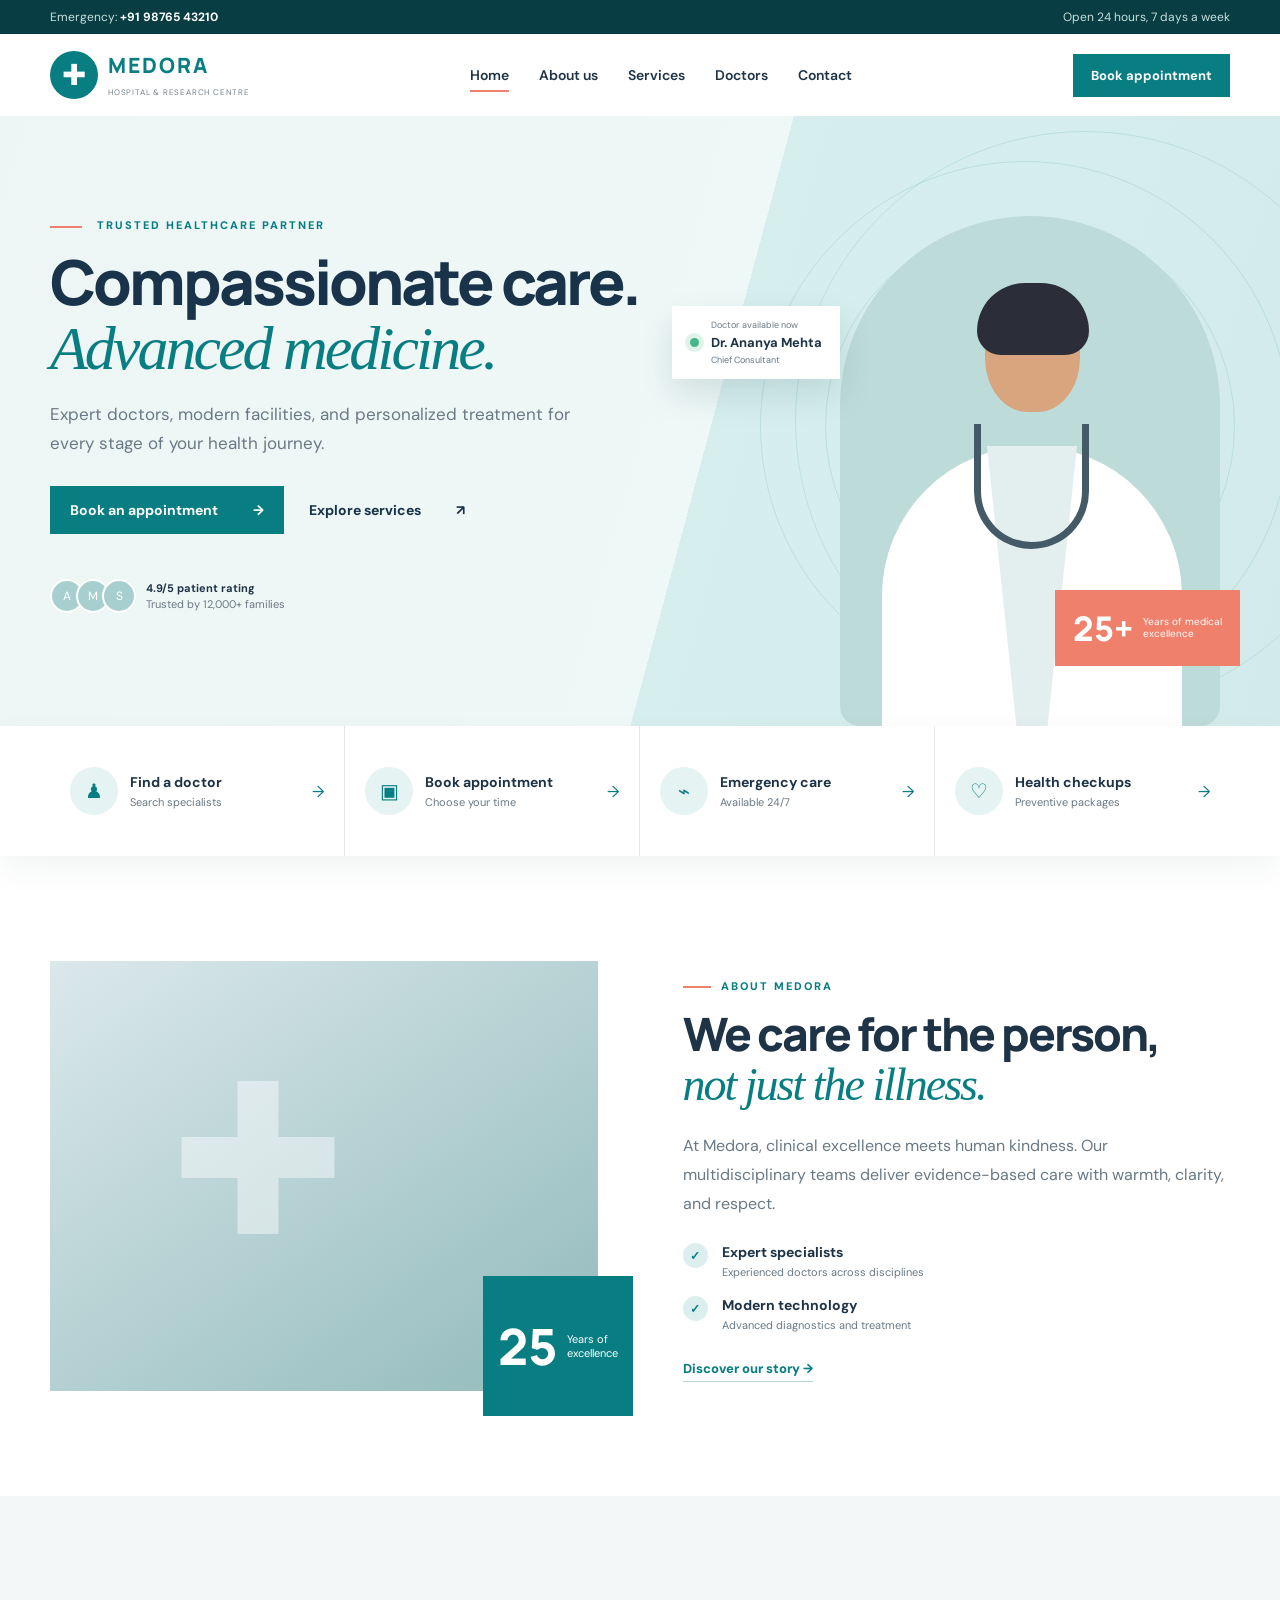
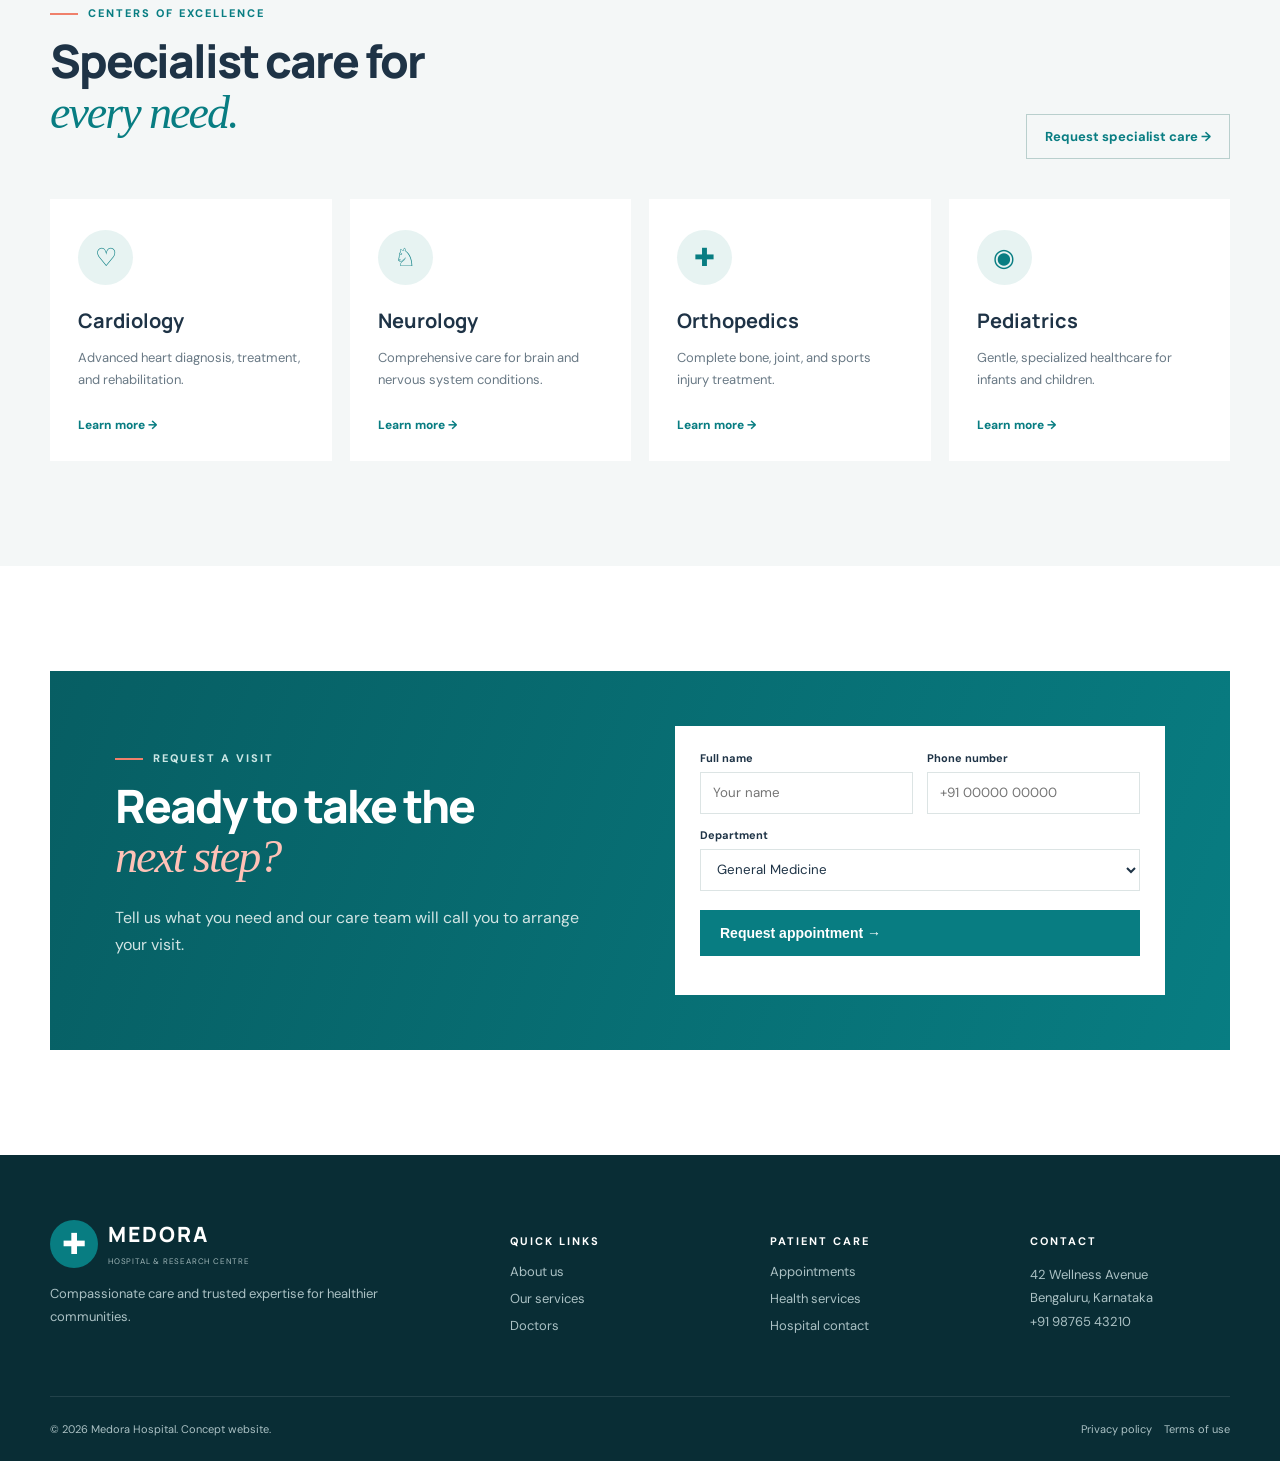
<file: index.html>
<!DOCTYPE html>
<html lang="en">
<head>
  <meta charset="UTF-8">
  <meta name="viewport" content="width=device-width, initial-scale=1.0">
  <title>Medora Hospital | Patient Care</title>
  <link rel="preconnect" href="https://fonts.googleapis.com">
  <link rel="preconnect" href="https://fonts.gstatic.com" crossorigin>
  <link href="https://fonts.googleapis.com/css2?family=DM+Sans:wght@400;500;600;700&family=Manrope:wght@600;700;800&display=swap" rel="stylesheet">
  <link rel="stylesheet" href="hospital.css">
</head>
<body id="top">
  <header class="topbar">
    <div class="container topbar-inner"><span>Emergency: <b>+91 98765 43210</b></span><span>Open 24 hours, 7 days a week</span></div>
  </header>
  <nav class="nav">
    <div class="container nav-inner">
      <a class="brand" href="#top"><span class="brand-icon">✚</span><span><strong>MEDORA</strong><small>Hospital &amp; Research Centre</small></span></a>
      <button class="menu-button" aria-label="Open menu">☰</button>
      <div class="nav-links"><a class="active" href="#top">Home</a><a href="#about">About us</a><a href="#services">Services</a><a href="#doctors">Doctors</a><a href="#contact">Contact</a></div>
      <a class="appointment-btn" href="#appointment">Book appointment</a>
    </div>
  </nav>

  <main>
    <section class="hero">
      <div class="hero-shape"></div>
      <div class="container hero-inner">
        <div class="hero-copy">
          <div class="eyebrow"><span></span> Trusted healthcare partner</div>
          <h1>Compassionate care.<br><em>Advanced medicine.</em></h1>
          <p>Expert doctors, modern facilities, and personalized treatment for every stage of your health journey.</p>
          <div class="hero-actions"><a class="button primary" href="#appointment">Book an appointment <span>→</span></a><a class="button text-button" href="#services">Explore services <span>↗</span></a></div>
          <div class="hero-trust"><div class="avatars"><i>A</i><i>M</i><i>S</i></div><p><strong>4.9/5 patient rating</strong><br>Trusted by 12,000+ families</p></div>
        </div>
        <div class="hero-visual" aria-label="Doctor illustration">
          <div class="pulse-ring ring-one"></div><div class="pulse-ring ring-two"></div>
          <div class="doctor-portrait"><div class="doctor-head"></div><div class="doctor-hair"></div><div class="doctor-body"></div><div class="stethoscope"></div></div>
          <div class="doctor-card"><span class="live-dot"></span><p><small>Doctor available now</small><strong>Dr. Ananya Mehta</strong><em>Chief Consultant</em></p></div>
          <div class="rating-card"><strong>25+</strong><span>Years of medical<br>excellence</span></div>
        </div>
      </div>
    </section>

    <section class="quick-services" id="services">
      <div class="container quick-grid">
        <article><div class="service-icon">♟</div><div><h3>Find a doctor</h3><p>Search specialists</p></div><a href="#doctors">→</a></article>
        <article><div class="service-icon">▣</div><div><h3>Book appointment</h3><p>Choose your time</p></div><a href="#appointment">→</a></article>
        <article><div class="service-icon">⌁</div><div><h3>Emergency care</h3><p>Available 24/7</p></div><a href="#contact">→</a></article>
        <article><div class="service-icon">♡</div><div><h3>Health checkups</h3><p>Preventive packages</p></div><a href="#appointment">→</a></article>
      </div>
    </section>

    <section class="about section" id="about">
      <div class="container about-grid">
        <div class="about-photo"><div class="medical-cross">✚</div><div class="experience-badge"><strong>25</strong><span>Years of<br>excellence</span></div></div>
        <div class="about-copy"><span class="section-label">About Medora</span><h2>We care for the person,<br><em>not just the illness.</em></h2><p>At Medora, clinical excellence meets human kindness. Our multidisciplinary teams deliver evidence-based care with warmth, clarity, and respect.</p><div class="feature-list"><div><b>✓</b><span><strong>Expert specialists</strong><small>Experienced doctors across disciplines</small></span></div><div><b>✓</b><span><strong>Modern technology</strong><small>Advanced diagnostics and treatment</small></span></div></div><a class="link-arrow" href="#about">Discover our story →</a></div>
      </div>
    </section>

    <section class="specialties section" id="doctors">
      <div class="container">
        <div class="heading-row"><div><span class="section-label">Centers of excellence</span><h2>Specialist care for<br><em>every need.</em></h2></div><a class="outline-button" href="#appointment">Request specialist care →</a></div>
        <div class="specialty-grid">
          <article><span class="dept-icon">♡</span><h3>Cardiology</h3><p>Advanced heart diagnosis, treatment, and rehabilitation.</p><a href="#appointment">Learn more →</a></article>
          <article><span class="dept-icon">♘</span><h3>Neurology</h3><p>Comprehensive care for brain and nervous system conditions.</p><a href="#appointment">Learn more →</a></article>
          <article><span class="dept-icon">✚</span><h3>Orthopedics</h3><p>Complete bone, joint, and sports injury treatment.</p><a href="#appointment">Learn more →</a></article>
          <article><span class="dept-icon">◉</span><h3>Pediatrics</h3><p>Gentle, specialized healthcare for infants and children.</p><a href="#appointment">Learn more →</a></article>
        </div>
      </div>
    </section>

    <section class="appointment section" id="appointment">
      <div class="container appointment-card">
        <div><span class="section-label light">Request a visit</span><h2>Ready to take the<br><em>next step?</em></h2><p>Tell us what you need and our care team will call you to arrange your visit.</p></div>
        <form id="appointment-form">
          <label><span>Full name</span><input name="name" required placeholder="Your name"></label>
          <label><span>Phone number</span><input name="phone" required placeholder="+91 00000 00000"></label>
          <label><span>Department</span><select name="department"><option>General Medicine</option><option>Cardiology</option><option>Neurology</option><option>Orthopedics</option><option>Pediatrics</option></select></label>
          <button class="button primary" type="submit">Request appointment →</button>
          <p class="form-message" aria-live="polite"></p>
        </form>
      </div>
    </section>
  </main>

  <footer id="contact">
    <div class="container footer-grid"><div><a class="brand footer-brand" href="#top"><span class="brand-icon">✚</span><span><strong>MEDORA</strong><small>Hospital &amp; Research Centre</small></span></a><p>Compassionate care and trusted expertise for healthier communities.</p></div><div><h4>Quick links</h4><a href="#about">About us</a><a href="#services">Our services</a><a href="#doctors">Doctors</a></div><div><h4>Patient care</h4><a href="#appointment">Appointments</a><a href="#services">Health services</a><a href="#contact">Hospital contact</a></div><div><h4>Contact</h4><p>42 Wellness Avenue<br>Bengaluru, Karnataka<br>+91 98765 43210</p></div></div>
    <div class="container footer-bottom"><span>© 2026 Medora Hospital. Concept website.</span><span>Privacy policy &nbsp;&nbsp; Terms of use</span></div>
  </footer>
  <script src="hospital.js"></script>
</body>
</html>
</file>
<file: hospital.css>
:root{--teal:#087d82;--teal-dark:#075e63;--navy:#18334a;--coral:#ef806b;--cream:#f4f7f7;--ink:#1e3346;--muted:#697985}*{box-sizing:border-box}html{scroll-behavior:smooth}body{margin:0;font-family:'DM Sans',sans-serif;color:var(--ink);background:white}a{text-decoration:none;color:inherit}.container{width:min(1180px,calc(100% - 48px));margin:auto}.topbar{height:34px;background:#073d43;color:#c8e0df;font-size:12px}.topbar-inner{height:100%;display:flex;justify-content:space-between;align-items:center}.topbar b{color:white}.nav{height:82px;background:white;position:relative;z-index:20}.nav-inner{height:100%;display:flex;align-items:center;justify-content:space-between}.brand{display:flex;align-items:center;gap:10px}.brand-icon{width:48px;height:48px;border-radius:50%;background:var(--teal);color:white;display:grid;place-items:center;font-size:29px}.brand strong{display:block;font:800 21px Manrope;color:var(--teal);letter-spacing:2px}.brand small{font-size:8px;text-transform:uppercase;letter-spacing:.8px;color:#75828e}.nav-links{display:flex;gap:30px;font-size:14px;font-weight:600}.nav-links a{position:relative}.nav-links a.active:after,.nav-links a:hover:after{content:"";position:absolute;left:0;right:0;height:2px;background:var(--coral);bottom:-8px}.appointment-btn{background:var(--teal);color:white;padding:13px 18px;font-size:13px;font-weight:700}.menu-button{display:none;border:0;background:none;font-size:24px}.hero{height:610px;background:linear-gradient(105deg,#edf6f5 0%,#eef8f7 55%,#d7eeee 55%,#d2ebea 100%);position:relative;overflow:hidden}.hero-shape{position:absolute;width:580px;height:580px;border-radius:50%;right:-95px;top:15px;border:1px solid rgba(8,125,130,.12)}.hero-inner{height:100%;display:grid;grid-template-columns:54% 46%;align-items:center}.eyebrow{font-size:11px;text-transform:uppercase;letter-spacing:2px;color:var(--teal);font-weight:800}.eyebrow span{display:inline-block;width:32px;height:2px;background:var(--coral);vertical-align:middle;margin-right:10px}.hero h1{font:800 62px/1.02 Manrope;letter-spacing:-3px;margin:18px 0 20px;color:var(--navy)}.hero h1 em,.section h2 em,.appointment-card h2 em{font-family:Georgia;font-weight:400;color:var(--teal)}.hero-copy>p{max-width:520px;color:var(--muted);font-size:17px;line-height:1.7}.hero-actions{display:flex;align-items:center;gap:25px;margin-top:28px}.button{display:inline-flex;align-items:center;gap:35px;border:0;padding:15px 20px;font-weight:700;font-size:14px;cursor:pointer}.primary{background:var(--teal);color:white}.primary:hover{background:var(--teal-dark)}.text-button{color:var(--navy);padding-left:0}.hero-trust{display:flex;align-items:center;margin-top:35px}.avatars{display:flex}.avatars i{width:34px;height:34px;border-radius:50%;background:#a7cfcf;border:2px solid white;margin-right:-8px;display:grid;place-items:center;font-style:normal;color:white;font-size:12px}.hero-trust p{font-size:11px;color:var(--muted);line-height:1.5;margin-left:18px}.hero-trust strong{color:var(--ink)}.hero-visual{height:100%;position:relative}.doctor-portrait{position:absolute;width:380px;height:510px;bottom:0;right:10px;background:#bddbd9;border-radius:190px 190px 20px 20px;overflow:hidden}.doctor-head{position:absolute;width:95px;height:120px;border-radius:48% 48% 45% 45%;background:#d8a57f;left:145px;top:76px;z-index:3}.doctor-hair{position:absolute;width:112px;height:72px;border-radius:60px 60px 30px 30px;background:#2b2d38;left:137px;top:67px;z-index:4}.doctor-body{position:absolute;width:300px;height:320px;border-radius:150px 150px 15px 15px;background:white;left:42px;bottom:-40px}.doctor-body:after{content:"";position:absolute;width:90px;height:300px;left:105px;background:#e3eeee;clip-path:polygon(0 0,100% 0,65% 100%,35% 100%)}.stethoscope{position:absolute;width:115px;height:125px;border:7px solid #445a66;border-top:0;border-radius:0 0 60px 60px;left:134px;top:208px;z-index:5}.doctor-card{position:absolute;left:-15px;top:190px;background:white;padding:13px 18px;box-shadow:0 15px 35px rgba(31,79,82,.14);display:flex;align-items:center}.live-dot{width:9px;height:9px;border-radius:50%;background:#45b58a;margin-right:12px;box-shadow:0 0 0 5px #dff3eb}.doctor-card p{margin:0}.doctor-card small,.doctor-card em{display:block;font-size:9px;color:var(--muted);font-style:normal}.doctor-card strong{font-size:13px;display:block;margin:3px 0}.rating-card{position:absolute;right:-10px;bottom:60px;background:var(--coral);color:white;padding:15px 18px;display:flex;align-items:center;gap:10px}.rating-card strong{font:800 34px Manrope}.rating-card span{font-size:10px;line-height:1.2}.pulse-ring{position:absolute;border:1px solid rgba(8,125,130,.13);border-radius:50%}.ring-one{width:530px;height:530px;right:-60px;top:45px}.ring-two{width:410px;height:410px;right:-5px;top:105px}.quick-services{background:white;box-shadow:0 12px 30px rgba(30,64,73,.06);position:relative;z-index:3}.quick-grid{height:130px;display:grid;grid-template-columns:repeat(4,1fr)}.quick-grid article{display:flex;align-items:center;border-right:1px solid #e4eaea;padding:0 20px}.quick-grid article:last-child{border:0}.service-icon{width:48px;height:48px;display:grid;place-items:center;border-radius:50%;background:#e5f3f2;color:var(--teal);font-size:20px;margin-right:12px}.quick-grid h3{font-size:14px;margin:0 0 4px}.quick-grid p{font-size:11px;color:var(--muted);margin:0}.quick-grid article>a{margin-left:auto;color:var(--teal)}.section{padding:105px 0}.about-grid{display:grid;grid-template-columns:1fr 1fr;gap:85px;align-items:center}.about-photo{height:430px;background:linear-gradient(145deg,#dbe8eb,#91babc);position:relative}.medical-cross{position:absolute;color:white;font-size:210px;left:120px;top:65px;opacity:.45}.experience-badge{position:absolute;width:150px;height:140px;background:var(--teal);color:white;right:-35px;bottom:-25px;display:flex;align-items:center;justify-content:center;gap:10px}.experience-badge strong{font:800 50px Manrope}.experience-badge span{font-size:11px}.section-label{font-size:11px;text-transform:uppercase;letter-spacing:2px;font-weight:800;color:var(--teal)}.section-label:before{content:"";width:28px;height:2px;background:var(--coral);display:inline-block;vertical-align:middle;margin-right:10px}.section h2,.appointment-card h2{font:800 46px/1.08 Manrope;letter-spacing:-2px;margin:14px 0 22px}.about-copy>p{line-height:1.8;color:var(--muted)}.feature-list{margin:25px 0}.feature-list>div{display:flex;gap:14px;margin:17px 0}.feature-list b{width:25px;height:25px;border-radius:50%;background:#dcefee;color:var(--teal);display:grid;place-items:center;font-size:12px}.feature-list strong,.feature-list small{display:block}.feature-list strong{font-size:14px}.feature-list small{font-size:11px;color:var(--muted);margin-top:4px}.link-arrow{font-size:13px;font-weight:800;color:var(--teal);border-bottom:1px solid #b5d8d6;padding-bottom:4px}.specialties{background:var(--cream)}.heading-row{display:flex;justify-content:space-between;align-items:end;margin-bottom:40px}.outline-button{border:1px solid #b9cfcd;padding:13px 18px;font-size:13px;font-weight:700;color:var(--teal)}.specialty-grid{display:grid;grid-template-columns:repeat(4,1fr);gap:18px}.specialty-grid article{background:white;padding:28px;border-top:3px solid transparent;transition:.25s}.specialty-grid article:hover{transform:translateY(-7px);border-color:var(--coral);box-shadow:0 18px 45px rgba(31,74,78,.09)}.dept-icon{width:55px;height:55px;border-radius:50%;background:#e7f3f2;color:var(--teal);display:grid;place-items:center;font-size:25px}.specialty-grid h3{font:700 20px Manrope;margin:22px 0 10px}.specialty-grid p{font-size:13px;color:var(--muted);line-height:1.7}.specialty-grid a{font-size:12px;font-weight:800;color:var(--teal);display:block;margin-top:25px}.appointment{background:white}.appointment-card{background:linear-gradient(110deg,var(--teal-dark),var(--teal));color:white;padding:55px 65px;display:grid;grid-template-columns:1fr 1fr;gap:70px;align-items:center}.section-label.light{color:#cbe7e5}.appointment-card h2 em{color:#ffc2b7}.appointment-card p{color:#d1e4e3;line-height:1.7}.appointment-card form{background:white;color:var(--ink);padding:25px;display:grid;grid-template-columns:1fr 1fr;gap:14px}.appointment-card label{display:flex;flex-direction:column;gap:7px;font-size:11px;font-weight:700}.appointment-card label:nth-child(3){grid-column:1/-1}.appointment-card input,.appointment-card select{height:42px;border:1px solid #dce4e4;padding:0 12px;font-family:inherit;color:var(--ink);background:white}.appointment-card form button{grid-column:1/-1;margin-top:5px}.appointment-card .form-message{grid-column:1/-1;color:var(--teal);font-size:12px;margin:0}footer{background:#092d35;color:#abc1c4;padding-top:65px}.footer-grid{display:grid;grid-template-columns:2fr 1fr 1fr 1fr;gap:60px;padding-bottom:50px}.footer-brand strong{color:white}.footer-brand small{color:#9eb5b7}.footer-grid h4{color:white;font-size:11px;text-transform:uppercase;letter-spacing:2px}.footer-grid a:not(.brand){display:block;font-size:13px;margin:10px 0}.footer-grid p{font-size:13px;line-height:1.8}.footer-bottom{height:65px;border-top:1px solid rgba(255,255,255,.1);display:flex;justify-content:space-between;align-items:center;font-size:11px}@media(max-width:900px){.container{width:min(100% - 32px,700px)}.topbar-inner span:last-child{display:none}.menu-button{display:block}.nav-links{display:none;position:absolute;top:82px;left:0;right:0;background:white;flex-direction:column;padding:25px}.nav-links.open{display:flex}.appointment-btn{display:none}.hero{height:auto;min-height:750px}.hero-inner{grid-template-columns:1fr}.hero-copy{padding-top:55px}.hero h1{font-size:52px}.hero-visual{height:420px}.doctor-portrait{right:50px;height:390px;width:320px}.quick-grid{height:auto;grid-template-columns:1fr 1fr;padding:15px 0}.quick-grid article{height:100px}.about-grid{grid-template-columns:1fr}.about-photo{width:90%}.specialty-grid{grid-template-columns:1fr 1fr}.appointment-card{grid-template-columns:1fr}.footer-grid{grid-template-columns:1fr 1fr}}@media(max-width:560px){.topbar{height:30px}.nav{height:74px}.nav-links{top:74px}.brand small{display:none}.hero{min-height:680px}.hero h1{font-size:42px}.hero-actions{flex-direction:column;align-items:flex-start;gap:12px}.hero-visual{height:330px}.doctor-portrait{width:270px;height:310px;right:0}.doctor-head{left:100px}.doctor-hair{left:92px}.doctor-body{left:8px}.stethoscope{left:95px}.doctor-card{left:0;top:130px}.rating-card{right:0}.quick-grid{grid-template-columns:1fr}.quick-grid article{border-right:0;border-bottom:1px solid #e4eaea}.section{padding:75px 0}.section h2,.appointment-card h2{font-size:38px}.experience-badge{right:-15px}.heading-row{align-items:flex-start;flex-direction:column;gap:20px}.specialty-grid{grid-template-columns:1fr}.appointment-card{padding:40px 22px}.appointment-card form{grid-template-columns:1fr;padding:18px}.appointment-card label:nth-child(3){grid-column:auto}.appointment-card form button{grid-column:auto}.footer-grid{grid-template-columns:1fr}.footer-bottom{height:auto;padding:20px 0;flex-direction:column;gap:10px}}
</file>
